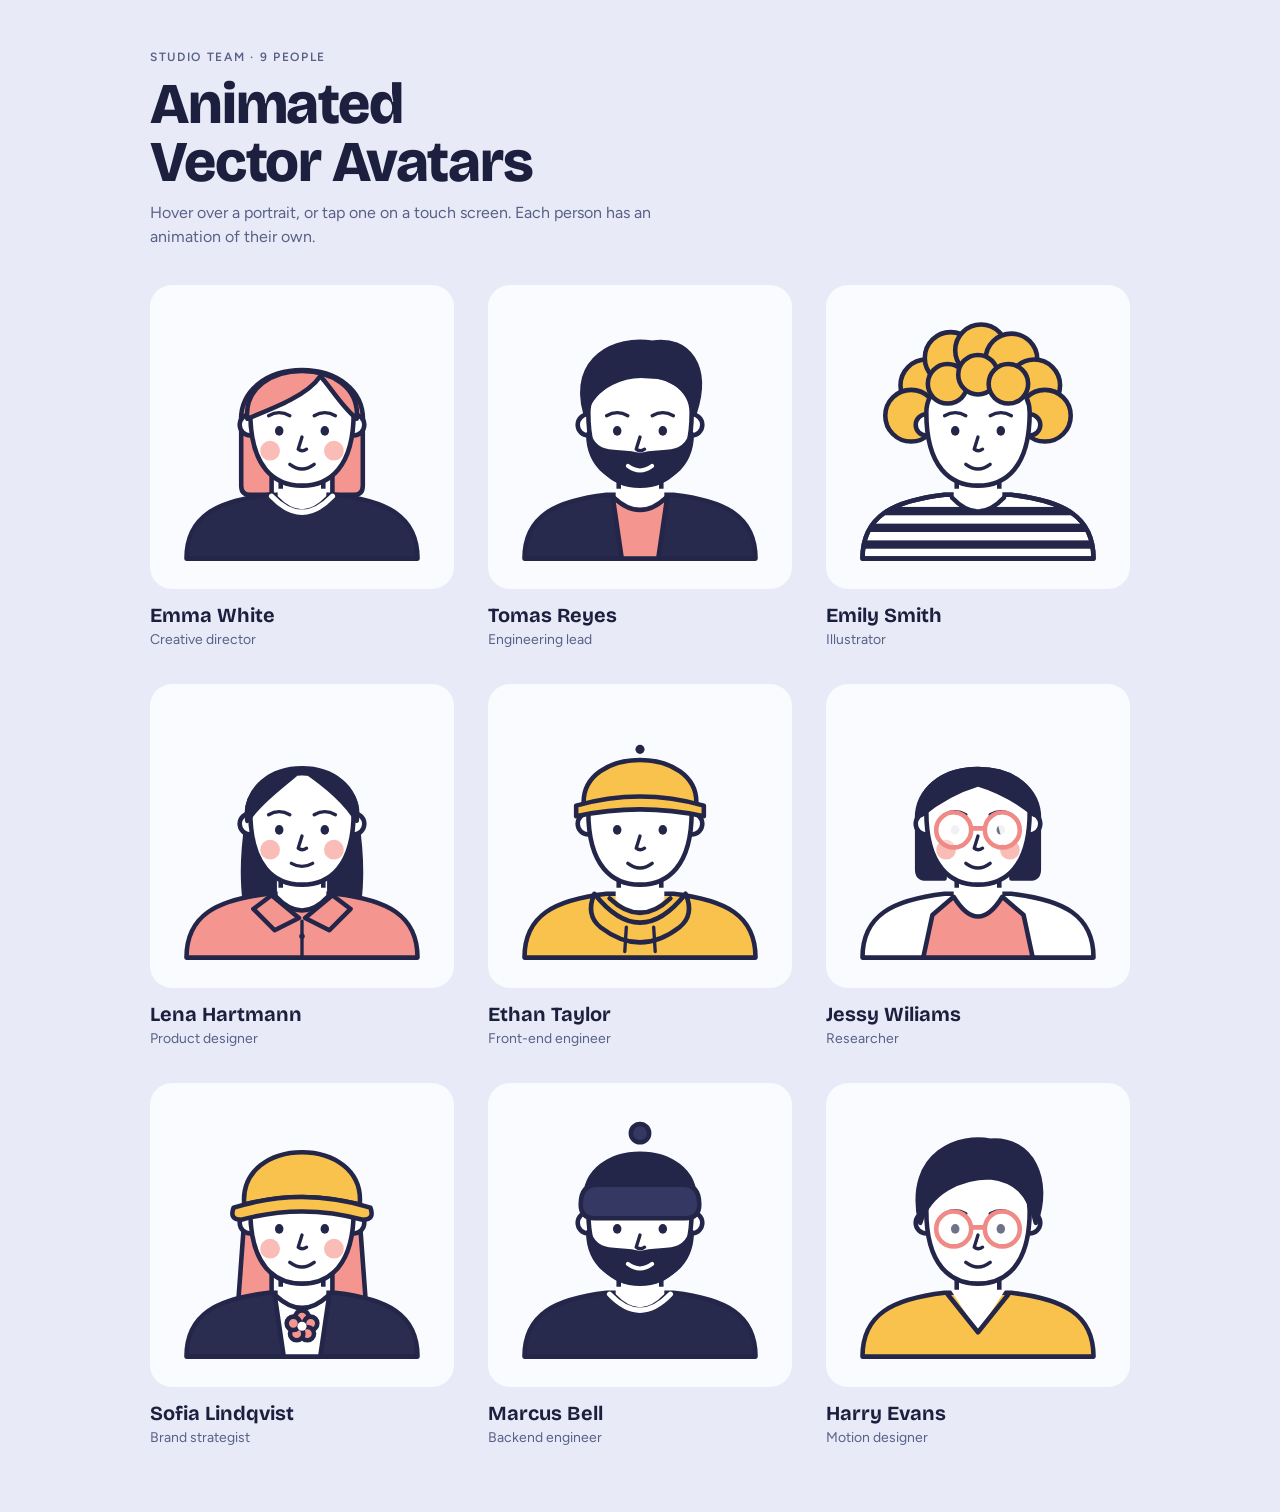
<file: index.html>
<!DOCTYPE html>
<html lang="en">

<head>
  <meta charset="utf-8">
  <meta name="viewport" content="width=device-width, initial-scale=1, viewport-fit=cover">
  <title>Meet the Team</title>
  <link rel="stylesheet" href="https://fonts.googleapis.com/css2?family=Poppins:wght@500;700&display=swap">
  <link rel="stylesheet" href="styles.css">
  <link rel="preconnect" href="https://fonts.googleapis.com">
  <link rel="preconnect" href="https://fonts.gstatic.com" crossorigin>
  <link rel="stylesheet"
    href="https://fonts.googleapis.com/css2?family=Bricolage+Grotesque:wght@700;800&family=Figtree:wght@400;600&display=swap">
</head>

<body>
  <div class="wrap">
    <header>
      <div class="eyebrow">Studio team · 9 people</div>
      <h1>Animated Vector Avatars</h1>
      <p>Hover over a portrait, or tap one on a touch screen. Each person has an animation of their own.</p>
    </header>
    <section class="grid" id="grid" aria-label="Team members"></section>
  </div>

  <script src="script.js"></script>
</body>

</html>
</file>
<file: styles.css>
/* Layout: centered 3x3 grid of portrait tiles; every person has a hover scene written for their own role. */
html {
  scroll-padding-top: env(safe-area-inset-top, 0px);
}

body {
  margin: 0;
  padding: 0;
  font:
    14px -apple-system,
    BlinkMacSystemFont,
    sans-serif;
  background: #fff;
  color: #000;
}

img {
  max-width: 100%;
}

[hidden]:not([hidden="until-found" i]) {
  display: none !important;
}

:root {
  color-scheme: light;
  box-sizing: border-box;
  padding-top: env(safe-area-inset-top, 0px);
  padding-bottom: env(safe-area-inset-bottom, 0px);
  --bg: #e8ebf7;
  --fg: #1c1f3d;
  --muted: #596088;
  --accent: #ee7f7a;
  --ink: #232649;
  --tile: #fafbff;
  --font-display: "Bricolage Grotesque", "Trebuchet MS", system-ui, sans-serif;
  --font-body: "Figtree", system-ui, -apple-system, "Segoe UI", sans-serif;
}
@media (prefers-color-scheme: dark) {
  :root:not([data-theme="light"]) {
    --bg: #14162c;
    --fg: #eceeff;
    --muted: #9aa0c8;
    --accent: #f59a95;
    color-scheme: dark;
  }
}
:root[data-theme="dark"] {
  --bg: #14162c;
  --fg: #eceeff;
  --muted: #9aa0c8;
  --accent: #f59a95;
  color-scheme: dark;
}

body {
  background: var(--bg);
  color: var(--fg);
  font-family: var(--font-body);
  font-size: 16px;
  line-height: 1.5;
  padding-inline: 20px;
  padding-block: 48px 64px;
}
.wrap {
  max-width: 980px;
  margin-inline: auto;
}
header {
  display: flex;
  flex-direction: column;
  gap: 10px;
  margin-bottom: 36px;
  max-width: 34rem;
}
.eyebrow {
  font-size: 12px;
  letter-spacing: 0.14em;
  text-transform: uppercase;
  color: var(--muted);
  font-weight: 600;
}
h1 {
  font-family: var(--font-display);
  font-weight: 800;
  font-size: clamp(2.2rem, 6vw, 3.6rem);
  line-height: 1;
  margin: 0;
  text-wrap: balance;
  letter-spacing: -0.02em;
}
header p {
  margin: 0;
  color: var(--muted);
}

.grid {
  display: grid;
  grid-template-columns: repeat(3, minmax(0, 1fr));
  gap: clamp(14px, 3vw, 34px);
}
.card {
  display: flex;
  flex-direction: column;
  gap: 14px;
  outline: none;
  -webkit-tap-highlight-color: transparent;
  cursor: pointer;
  min-width: 0;
}
.stage {
  position: relative;
  aspect-ratio: 1 / 1;
  max-width: 100%;
  background: var(--tile);
  border-radius: 22px;
  transition:
    background-color 0.3s ease,
    box-shadow 0.3s ease;
}
.stage::after {
  content: "";
  position: absolute;
  left: 12%;
  right: 12%;
  top: 90%;
  height: 3px;
  margin-top: -1.5px;
  background: var(--ink);
  border-radius: 2px;
  pointer-events: none;
}
.stage svg {
  position: absolute;
  inset: 0;
  width: 100%;
  height: 100%;
  display: block;
  overflow: visible;
}
.shadow {
  position: absolute;
  inset: auto 26% 7% 26%;
  height: 5%;
  background: rgba(35, 38, 73, 0.28);
  border-radius: 50%;
  filter: blur(6px);
  opacity: 0;
  transition: opacity 0.25s ease;
}

.go .stage {
  background-color: var(--tint);
  box-shadow: 0 0 0 3px var(--ink);
}
.go .shadow {
  opacity: 1;
}
.card:focus-visible .stage {
  box-shadow:
    0 0 0 3px var(--ink),
    0 0 0 6px var(--accent);
}

.meta {
  display: flex;
  flex-direction: column;
  gap: 2px;
  min-width: 0;
}
.meta h3 {
  font-family: var(--font-display);
  font-weight: 700;
  font-size: clamp(1rem, 2.4vw, 1.25rem);
  margin: 0;
  line-height: 1.2;
  transition: color 0.2s;
}
.meta p {
  margin: 0;
  font-size: 14px;
  color: var(--muted);
}
.go h3 {
  color: var(--accent);
}

/* ---------- shared svg bits ---------- */
.o {
  stroke: #232649;
  stroke-width: 3;
  stroke-linejoin: round;
  stroke-linecap: round;
}
.thin {
  stroke: #232649;
  stroke-width: 2.2;
  stroke-linecap: round;
  stroke-linejoin: round;
  fill: none;
}
.head {
  transform-origin: 100px 132px;
}
.blink {
  transform-box: fill-box;
  transform-origin: center;
}
.look {
  transition: transform 0.25s ease;
}
.go .blink {
  animation: blink 2.8s infinite;
}
@keyframes blink {
  0%,
  40%,
  46%,
  100% {
    transform: scaleY(1);
  }
  43% {
    transform: scaleY(0.08);
  }
}
.hid {
  opacity: 0;
}

/* ---------- 1 Ines: hair flick + sparkles ---------- */
.spark {
  transform: scale(0);
  transform-box: fill-box;
  transform-origin: center;
  stroke-width: 1.8;
}
.go .spark {
  animation: spark 1.8s ease-in-out infinite;
}
@keyframes spark {
  0%,
  100% {
    transform: scale(0) rotate(0);
  }
  30% {
    transform: scale(1.1) rotate(90deg);
  }
  60% {
    transform: scale(0) rotate(180deg);
  }
}
.a1.go .head {
  animation: a1head 2.6s ease-in-out infinite;
}
@keyframes a1head {
  0%,
  100% {
    transform: rotate(0);
  }
  15% {
    transform: rotate(-10deg);
  }
  35% {
    transform: rotate(8deg);
  }
  55% {
    transform: rotate(-3deg);
  }
  75% {
    transform: rotate(0);
  }
}
.a1.go .hairb {
  animation: a1hair 2.6s ease-in-out infinite;
  transform-origin: 100px 60px;
}
@keyframes a1hair {
  0%,
  100% {
    transform: rotate(0);
  }
  20% {
    transform: rotate(7deg);
  }
  42% {
    transform: rotate(-12deg);
  }
  62% {
    transform: rotate(5deg);
  }
  80% {
    transform: rotate(0);
  }
}

/* ---------- 2 Tomas: laptop, typing, code glyphs ---------- */
.lap {
  opacity: 0;
  transform: translateY(44px);
}
.go .lap {
  animation: lapin 0.45s cubic-bezier(0.2, 0.9, 0.3, 1.2) forwards;
}
@keyframes lapin {
  to {
    opacity: 1;
    transform: translateY(0);
  }
}
.a2.go .head {
  animation: a2type 0.5s ease-in-out infinite alternate;
}
@keyframes a2type {
  from {
    transform: rotate(1.5deg) translateY(2px);
  }
  to {
    transform: rotate(-1deg) translateY(0);
  }
}
.a2.go .look {
  transform: translateY(3px);
}
.glyph {
  font:
    700 11px ui-monospace,
    Menlo,
    Consolas,
    monospace;
  fill: #232649;
  opacity: 0;
}
.go .glyph {
  animation: glyph 1.8s ease-out infinite;
}
@keyframes glyph {
  0% {
    opacity: 0;
    transform: translateY(8px);
  }
  20% {
    opacity: 1;
  }
  100% {
    opacity: 0;
    transform: translateY(-30px);
  }
}

/* ---------- 3 Kofi: springy curls + paint ---------- */
.curl {
  transform-box: fill-box;
  transform-origin: center;
}
.go .curl {
  animation: curl 0.9s ease-in-out infinite;
}
@keyframes curl {
  0%,
  100% {
    transform: scale(1);
  }
  30% {
    transform: scale(1.2);
  }
  60% {
    transform: scale(0.92);
  }
}
.a3.go .head {
  animation: a3head 1.4s ease-in-out infinite;
}
@keyframes a3head {
  0%,
  100% {
    transform: translateY(0);
  }
  20% {
    transform: translateY(-9px);
  }
  38% {
    transform: translateY(0);
  }
  52% {
    transform: translateY(-4px);
  }
  66% {
    transform: translateY(0);
  }
}
.sq {
  stroke-dasharray: 90;
  stroke-dashoffset: 90;
  fill: none;
  stroke-linecap: round;
}
.go .sq {
  animation: draw 1.8s ease-in-out infinite;
}
@keyframes draw {
  0% {
    stroke-dashoffset: 90;
  }
  55% {
    stroke-dashoffset: 0;
  }
  100% {
    stroke-dashoffset: -90;
  }
}
.splat {
  opacity: 0;
  transform-box: fill-box;
  transform-origin: center;
}
.go .splat {
  animation: splat 1.8s ease-out infinite;
}
@keyframes splat {
  0% {
    transform: scale(0);
    opacity: 1;
  }
  25% {
    transform: scale(1.4);
    opacity: 1;
  }
  50% {
    transform: scale(1);
    opacity: 1;
  }
  85% {
    opacity: 1;
  }
  100% {
    transform: scale(1);
    opacity: 0;
  }
}

/* ---------- 4 Lena: design-tool selection, resize, cursor ---------- */
.sel,
.cur {
  opacity: 0;
}
.a4.go .sel {
  animation: a4sel 2.4s ease-in-out infinite;
  transform-origin: 100px 92px;
}
@keyframes a4sel {
  0%,
  100% {
    transform: scale(1);
    opacity: 1;
  }
  25% {
    transform: scale(1.15);
    opacity: 1;
  }
  55% {
    transform: scale(0.92);
    opacity: 1;
  }
  80% {
    transform: scale(1);
    opacity: 1;
  }
}
.a4.go .head {
  animation: a4head 2.4s ease-in-out infinite;
  transform-origin: 100px 100px;
}
@keyframes a4head {
  0%,
  100% {
    transform: scale(1);
  }
  25% {
    transform: scale(1.08);
  }
  55% {
    transform: scale(0.96);
  }
  80% {
    transform: scale(1);
  }
}
.a4.go .hairb {
  animation: a4wave 1.2s ease-in-out infinite alternate;
  transform-origin: 100px 60px;
}
@keyframes a4wave {
  from {
    transform: skewX(-4deg);
  }
  to {
    transform: skewX(4deg);
  }
}
.go .cur {
  animation: cur 2.4s ease-in-out infinite;
}
@keyframes cur {
  0%,
  100% {
    opacity: 1;
    transform: translate(146px, 140px);
  }
  25% {
    opacity: 1;
    transform: translate(153px, 147px);
  }
  55% {
    opacity: 1;
    transform: translate(142px, 136px);
  }
  80% {
    opacity: 1;
    transform: translate(146px, 140px);
  }
}

/* ---------- 5 Dax: cap toss ---------- */
.a5.go .cap {
  animation: a5cap 2.4s ease-in-out infinite;
  transform-origin: 100px 64px;
}
@keyframes a5cap {
  0% {
    transform: none;
  }
  8% {
    transform: translateY(3px);
  }
  35% {
    transform: translateY(-38px) rotate(-180deg);
  }
  55% {
    transform: translateY(-44px) rotate(-360deg);
  }
  78% {
    transform: translateY(0) rotate(-360deg);
  }
  84% {
    transform: translateY(2px) rotate(-360deg);
  }
  100% {
    transform: translateY(0) rotate(-360deg);
  }
}
.a5.go .head {
  animation: a5head 2.4s ease-in-out infinite;
}
@keyframes a5head {
  0%,
  74%,
  100% {
    transform: none;
  }
  80% {
    transform: scaleY(0.94) translateY(2px);
  }
  88% {
    transform: scaleY(1.03);
  }
}
.ring {
  opacity: 0;
  transform-box: fill-box;
  transform-origin: center;
}
.go .ring {
  animation: ring 2.4s ease-out infinite;
}
@keyframes ring {
  0%,
  74% {
    opacity: 0;
    transform: scale(1);
  }
  78% {
    opacity: 1;
    transform: scale(1);
  }
  100% {
    opacity: 0;
    transform: scale(6);
  }
}

/* ---------- 6 Priya: glasses slide, glint, idea ---------- */
.a6.go .gl {
  animation: a6gl 3s ease-in-out infinite;
  transform-origin: 100px 96px;
}
@keyframes a6gl {
  0%,
  100% {
    transform: none;
  }
  20%,
  30% {
    transform: translateY(6px);
  }
  45% {
    transform: translateY(-1px) rotate(-3deg);
  }
  55% {
    transform: none;
  }
}
.go .shine {
  animation: shine 3s ease-in-out infinite;
}
@keyframes shine {
  0%,
  52% {
    transform: translateX(-30px);
  }
  85%,
  100% {
    transform: translateX(30px);
  }
}
.a6.go .head {
  animation: a6head 3s ease-in-out infinite;
}
@keyframes a6head {
  0%,
  100% {
    transform: none;
  }
  25%,
  85% {
    transform: rotate(6deg) translateX(3px);
  }
}
.a6.go .look {
  transform: translateY(-2px);
}
.bulb {
  opacity: 0;
  transform: scale(0);
  transform-box: fill-box;
  transform-origin: 50% 100%;
}
.go .bulb {
  animation: bulb 3s ease-out infinite;
}
@keyframes bulb {
  0%,
  8% {
    opacity: 0;
    transform: scale(0);
  }
  20% {
    opacity: 1;
    transform: scale(1.3);
  }
  28% {
    transform: scale(1);
  }
  85% {
    opacity: 1;
    transform: scale(1);
  }
  100% {
    opacity: 0;
    transform: scale(0);
  }
}
.go .ray {
  animation: ray 0.3s steps(2) infinite;
}
@keyframes ray {
  from {
    opacity: 0.35;
  }
  to {
    opacity: 1;
  }
}

/* ---------- 7 Sofia: hat tip, blooming flower, drifting petals ---------- */
.a7.go .hat {
  animation: a7hat 2.8s ease-in-out infinite;
  transform-origin: 142px 86px;
}
@keyframes a7hat {
  0%,
  55%,
  100% {
    transform: none;
  }
  15%,
  40% {
    transform: translateY(-3px) rotate(-14deg);
  }
}
.a7.go .hairb {
  animation: a7hair 2.8s ease-in-out infinite;
  transform-origin: 100px 60px;
}
@keyframes a7hair {
  0%,
  100% {
    transform: rotate(0);
  }
  15% {
    transform: rotate(3deg);
  }
  40% {
    transform: rotate(-4deg);
  }
  60% {
    transform: rotate(2deg);
  }
}
.fl {
  transform-box: fill-box;
  transform-origin: center;
}
.go .fl {
  animation: a7fl 2.8s ease-in-out infinite;
}
@keyframes a7fl {
  0% {
    transform: rotate(0) scale(1);
  }
  50% {
    transform: rotate(180deg) scale(1.35);
  }
  100% {
    transform: rotate(360deg) scale(1);
  }
}
.petal {
  opacity: 0;
}
.go .petal {
  animation: petal 2.4s ease-in-out infinite;
}
@keyframes petal {
  0% {
    opacity: 0;
    transform: translate(0, 0) rotate(0);
  }
  15% {
    opacity: 1;
  }
  100% {
    opacity: 0;
    transform: translate(38px, -46px) rotate(220deg);
  }
}

/* ---------- 8 Marcus: head-bang, notes, equalizer ---------- */
.a8.go .head {
  animation: a8bang 0.6s ease-in-out infinite;
  transform-origin: 100px 140px;
}
@keyframes a8bang {
  0%,
  100% {
    transform: rotate(0);
  }
  50% {
    transform: rotate(8deg) translateY(3px);
  }
}
.a8.go .bd {
  animation: a8bob 0.6s ease-in-out infinite;
}
@keyframes a8bob {
  0%,
  100% {
    transform: none;
  }
  50% {
    transform: translateY(2px);
  }
}
.note {
  opacity: 0;
}
.go .note {
  animation: note 2s ease-in-out infinite;
}
@keyframes note {
  0% {
    opacity: 0;
    transform: translate(0, 10px) rotate(0);
  }
  20% {
    opacity: 1;
  }
  50% {
    transform: translate(7px, -12px) rotate(8deg);
  }
  100% {
    opacity: 0;
    transform: translate(-3px, -38px) rotate(-8deg);
  }
}
.bar {
  opacity: 0;
  transform: scaleY(0.3);
  transform-box: fill-box;
  transform-origin: 50% 100%;
}
.go .bar {
  opacity: 1;
  animation: bar 0.5s ease-in-out infinite alternate;
}
@keyframes bar {
  from {
    transform: scaleY(0.25);
  }
  to {
    transform: scaleY(1);
  }
}

/* ---------- 9 Wei: squash and stretch, speed lines, easing curve ---------- */
.a9.go .all {
  animation: a9jump 2.6s ease-in-out infinite;
  transform-origin: 100px 180px;
}
@keyframes a9jump {
  0% {
    transform: scale(1, 1);
  }
  14% {
    transform: scale(1.1, 0.9);
  }
  30% {
    transform: translateY(-30px) scale(0.93, 1.09);
  }
  46% {
    transform: translateY(-34px) scale(1, 1);
  }
  64% {
    transform: translateY(0) scale(1.14, 0.86);
  }
  74% {
    transform: scale(0.97, 1.04);
  }
  84% {
    transform: scale(1.03, 0.97);
  }
  100% {
    transform: scale(1, 1);
  }
}
.a9.go .shadow {
  animation: a9sh 2.6s ease-in-out infinite;
}
@keyframes a9sh {
  0% {
    transform: scaleX(1);
  }
  14% {
    transform: scaleX(1.12);
  }
  30%,
  46% {
    transform: scaleX(0.55);
  }
  64% {
    transform: scaleX(1.2);
  }
  84%,
  100% {
    transform: scaleX(1);
  }
}
.spd {
  opacity: 0;
  transform-box: fill-box;
  transform-origin: 50% 0;
}
.go .spd {
  animation: spd 2.6s ease-in-out infinite;
}
@keyframes spd {
  0%,
  28% {
    opacity: 0;
    transform: scaleY(0.2);
  }
  38% {
    opacity: 1;
    transform: scaleY(1);
  }
  58% {
    opacity: 1;
  }
  68%,
  100% {
    opacity: 0;
    transform: scaleY(0.2);
  }
}
.curve {
  opacity: 0;
}
.go .curve {
  opacity: 1;
}
.cv {
  stroke-dasharray: 70;
  stroke-dashoffset: 70;
  fill: none;
  stroke-linecap: round;
}
.go .cv {
  animation: cv 2.6s ease-in-out infinite;
}
@keyframes cv {
  0%,
  10% {
    stroke-dashoffset: 70;
  }
  45%,
  85% {
    stroke-dashoffset: 0;
  }
  100% {
    stroke-dashoffset: -70;
  }
}

.card:focus-visible .stage {
  box-shadow:
    0 0 0 3px var(--ink),
    0 0 0 6px var(--accent);
}
@media (max-width: 639px) {
  body {
    padding-block: 32px 48px;
  }
  .grid {
    grid-template-columns: repeat(2, minmax(0, 1fr));
  }
  .card:last-child {
    grid-column: 1 / -1;
    width: calc(50% - 7px);
    justify-self: center;
  }
}
@media (prefers-reduced-motion: reduce) {
  .stage,
  .shadow,
  .look {
    transition: none;
  }
  .go *,
  .go .stage {
    animation: none !important;
  }
  .go .lap,
  .go .curve {
    opacity: 1;
    transform: none;
  }
}
</file>
